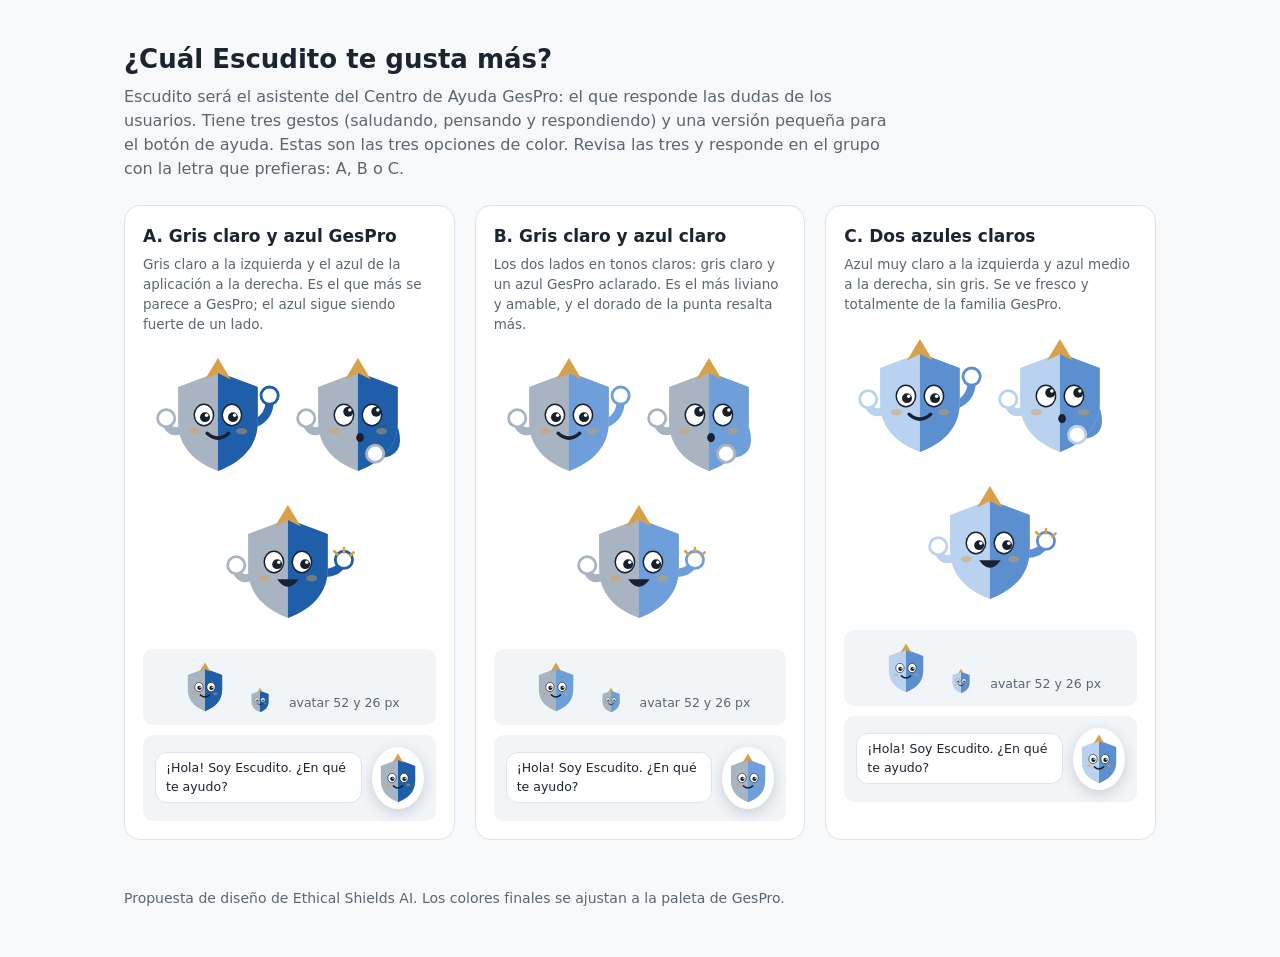
<file: colores-originales.html>
<!DOCTYPE html><html lang="es"><head><meta charset="utf-8"><meta name="viewport" content="width=device-width, initial-scale=1"><title>Elige a Escudito · Centro de Ayuda GesPro</title><style>:root{--teal:#2A7B83;--ink:#1B2430;--muted:#5B6672;--line:#DDE3E8;--bg:#F7F9FA;--light:#EEF2F4}
*{box-sizing:border-box}body{margin:0;font-family:system-ui,-apple-system,"Segoe UI",Roboto,Arial,sans-serif;color:var(--ink);background:var(--bg);line-height:1.5}
header{padding:40px 24px 8px;max-width:1080px;margin:0 auto}h1{font-size:26px;margin:0 0 6px}header p{color:var(--muted);margin:0;max-width:780px}
.source{display:flex;align-items:center;gap:16px;margin-top:20px;padding:14px 16px;background:#fff;border:1px solid var(--line);border-radius:12px;max-width:520px}.source img{height:64px}.source span{font-size:14px;color:var(--muted)}
main{max-width:1080px;margin:0 auto;padding:16px 24px 48px;display:grid;gap:20px}
.card{background:#fff;border:1px solid var(--line);border-radius:16px;padding:24px}.card h2{font-size:19px;margin:0 0 4px}
.tag{display:inline-block;font-size:12px;font-weight:600;color:var(--teal);background:#E3F1F2;border-radius:999px;padding:2px 10px;margin-left:8px;vertical-align:middle}
.idea{color:var(--muted);margin:0 0 18px;max-width:780px}
.row3{display:grid;grid-template-columns:repeat(3,minmax(0,1fr));gap:16px}.row2{display:grid;grid-template-columns:repeat(2,minmax(0,1fr));gap:16px;margin-top:16px}
.cell{border:1px solid var(--line);border-radius:12px;padding:16px;display:flex;flex-direction:column;align-items:center;justify-content:center;gap:10px;min-height:120px}
.cell.dark{background:#141B24;border-color:#141B24}.cell.dark .cap{color:#AAB4BE}.cap{font-size:12.5px;color:var(--muted);text-align:center}
.sizes{display:flex;align-items:flex-end;gap:20px}
.wave{animation:wave 1.8s ease-in-out infinite}@keyframes wave{0%,100%{transform:rotate(0)}25%{transform:rotate(-14deg)}50%{transform:rotate(6deg)}75%{transform:rotate(-10deg)}}
.glow{animation:glow 1.2s ease-in-out infinite;transform-origin:60px 12px}@keyframes glow{0%,100%{transform:translateY(0);opacity:1}50%{transform:translateY(-3px);opacity:.55}}
.blink .eyes{animation:blink 4.5s infinite;transform-origin:60px 56px}@keyframes blink{0%,94%,100%{transform:scaleY(1)}97%{transform:scaleY(.1)}}
.context{display:grid;grid-template-columns:1.2fr 1fr;gap:16px;margin-top:16px}
.page{position:relative;height:200px;border:1px solid var(--line);border-radius:12px;background:#fff;overflow:hidden}
.page .bar{height:34px;border-bottom:1px solid var(--line);display:flex;align-items:center;padding:0 12px;font-size:13px;font-weight:600;color:#1E3A5F}
.page .lines{padding:14px 12px;display:grid;gap:8px}.page .lines div{height:9px;border-radius:5px;background:var(--light)}
.fab{position:absolute;right:14px;bottom:12px;width:64px;height:64px;border-radius:50%;background:#fff;box-shadow:0 4px 14px rgba(20,30,45,.18);display:flex;align-items:center;justify-content:center}
.bubble{position:absolute;right:86px;bottom:34px;background:#fff;border:1px solid var(--line);border-radius:12px;padding:6px 10px;font-size:13px;box-shadow:0 2px 8px rgba(20,30,45,.08)}
.chat{border:1px solid var(--line);border-radius:12px;padding:12px;display:grid;gap:10px;align-content:start;font-size:13.5px}
.msg{display:flex;gap:8px;align-items:flex-start}.msg svg{flex:none}.msg .b{background:var(--light);border-radius:10px;padding:8px 10px}.msg.user{justify-content:flex-end}.msg.user .b{background:#E3F1F2}
footer{max-width:1080px;margin:0 auto;padding:0 24px 48px;color:var(--muted);font-size:14px}
@media (max-width:820px){.row3,.row2,.context{grid-template-columns:1fr}}

.vgrid{display:grid;grid-template-columns:repeat(3,minmax(0,1fr));gap:20px}
.vcard{background:#fff;border:1px solid #DDE3E8;border-radius:16px;padding:18px}
.vcard h2{font-size:17px;margin:0 0 4px}.vcard p{color:#5B6672;font-size:13.5px;margin:0 0 10px;min-height:62px}
.poses{display:flex;justify-content:center;flex-wrap:wrap;gap:0}
.av{display:flex;align-items:flex-end;justify-content:center;gap:16px;margin-top:10px;padding:12px;border-radius:10px;background:#F2F5F8}
.fabdemo{display:flex;align-items:center;justify-content:flex-end;gap:10px;margin-top:10px;padding:12px;border-radius:10px;background:#F2F5F8}
.fabdemo .b{background:#fff;border:1px solid #DEE4EA;border-radius:12px;padding:6px 10px;font-size:12.5px}
.fabdemo .f{width:62px;height:62px;border-radius:50%;background:#fff;box-shadow:0 4px 14px rgba(20,30,45,.18);display:flex;align-items:center;justify-content:center}
@media (max-width:900px){.vgrid{grid-template-columns:1fr}}</style></head><body>
<header><h1>¿Cuál Escudito te gusta más?</h1><p>Escudito será el asistente del Centro de Ayuda GesPro: el que responde las dudas de los usuarios. Tiene tres gestos (saludando, pensando y respondiendo) y una versión pequeña para el botón de ayuda. Estas son las tres opciones de color. Revisa las tres y responde en el grupo con la letra que prefieras: A, B o C.</p></header>
<main><div class="vgrid"><div class="vcard"><h2>A. Gris claro y azul GesPro</h2><p>Gris claro a la izquierda y el azul de la aplicación a la derecha. Es el que más se parece a GesPro; el azul sigue siendo fuerte de un lado.</p><div class="poses"><div class="blink"><svg width="140" height="140" viewBox="-4 -2 130 116" role="img" aria-label="Asistente GesPro"><path d="M26 70 Q15 74 12 63" stroke="#A9B4C2" stroke-width="7.5" fill="none" stroke-linecap="round"/><circle cx="12" cy="59" r="8" fill="#FFFFFF" stroke="#A9B4C2" stroke-width="2.6"/><g class="wave" style="transform-origin:94px 64px"><path d="M94 64 Q108 58 108 43" stroke="#1F5FAA" stroke-width="7.5" fill="none" stroke-linecap="round"/><circle cx="108" cy="38" r="8" fill="#FFFFFF" stroke="#1F5FAA" stroke-width="2.6"/></g><path d="M60 16 L97 30 V62 C97 86 81 100 60 108 C39 100 23 86 23 62 V30 Z" fill="#A9B4C2"/><path d="M60 16 L97 30 V62 C97 86 81 100 60 108 Z" fill="#1F5FAA"/><polygon class="crest " points="60,3 72,23 60,17 48,23" fill="#D9A04A"/><g class="eyes"><ellipse cx="47" cy="56" rx="9" ry="10" fill="#FFFFFF" stroke="#1A2033" stroke-width="1.4"/><ellipse cx="73" cy="56" rx="9" ry="10" fill="#FFFFFF" stroke="#1A2033" stroke-width="1.4"/><circle cx="48" cy="58" r="4.6" fill="#16202B"/><circle cx="74" cy="58" r="4.6" fill="#16202B"/><circle cx="49.5" cy="56.3" r="1.6" fill="#fff"/><circle cx="75.5" cy="56.3" r="1.6" fill="#fff"/></g><ellipse cx="38" cy="71" rx="5" ry="3" fill="#D9A04A" opacity=".45"/><ellipse cx="82" cy="71" rx="5" ry="3" fill="#D9A04A" opacity=".45"/><path d="M50 73 Q60 82 70 73" stroke="#1A2033" stroke-width="3.2" fill="none" stroke-linecap="round"/></svg></div><div class="blink"><svg width="140" height="140" viewBox="-4 -2 130 116" role="img" aria-label="Asistente GesPro"><path d="M26 70 Q15 74 12 63" stroke="#A9B4C2" stroke-width="7.5" fill="none" stroke-linecap="round"/><circle cx="12" cy="59" r="8" fill="#FFFFFF" stroke="#A9B4C2" stroke-width="2.6"/><path d="M94 70 Q100 92 80 92" stroke="#1F5FAA" stroke-width="7.5" fill="none" stroke-linecap="round"/><path d="M60 16 L97 30 V62 C97 86 81 100 60 108 C39 100 23 86 23 62 V30 Z" fill="#A9B4C2"/><path d="M60 16 L97 30 V62 C97 86 81 100 60 108 Z" fill="#1F5FAA"/><polygon class="crest glow" points="60,3 72,23 60,17 48,23" fill="#D9A04A"/><g class="eyes"><ellipse cx="47" cy="56" rx="9" ry="10" fill="#FFFFFF" stroke="#1A2033" stroke-width="1.4"/><ellipse cx="73" cy="56" rx="9" ry="10" fill="#FFFFFF" stroke="#1A2033" stroke-width="1.4"/><circle cx="51" cy="53" r="4.6" fill="#16202B"/><circle cx="77" cy="53" r="4.6" fill="#16202B"/><circle cx="52.5" cy="51.3" r="1.6" fill="#fff"/><circle cx="78.5" cy="51.3" r="1.6" fill="#fff"/></g><ellipse cx="38" cy="71" rx="5" ry="3" fill="#D9A04A" opacity=".45"/><ellipse cx="82" cy="71" rx="5" ry="3" fill="#D9A04A" opacity=".45"/><ellipse cx="62" cy="77" rx="3.6" ry="4.2" fill="#1A2033"/><circle cx="76" cy="92" r="8" fill="#FFFFFF" stroke="#A9B4C2" stroke-width="2.6"/></svg></div><div class="blink"><svg width="140" height="140" viewBox="-4 -2 130 116" role="img" aria-label="Asistente GesPro"><path d="M26 70 Q15 74 12 63" stroke="#A9B4C2" stroke-width="7.5" fill="none" stroke-linecap="round"/><circle cx="12" cy="59" r="8" fill="#FFFFFF" stroke="#A9B4C2" stroke-width="2.6"/><path d="M94 66 Q106 66 110 58" stroke="#1F5FAA" stroke-width="7.5" fill="none" stroke-linecap="round"/><circle cx="112" cy="54" r="8" fill="#FFFFFF" stroke="#1F5FAA" stroke-width="2.6"/><path d="M112 47 V43" stroke="#D9A04A" stroke-width="2.4" stroke-linecap="round"/><path d="M118 50 L121 47" stroke="#D9A04A" stroke-width="2.4" stroke-linecap="round"/><path d="M106 49 L103 46" stroke="#D9A04A" stroke-width="2.4" stroke-linecap="round"/><path d="M60 16 L97 30 V62 C97 86 81 100 60 108 C39 100 23 86 23 62 V30 Z" fill="#A9B4C2"/><path d="M60 16 L97 30 V62 C97 86 81 100 60 108 Z" fill="#1F5FAA"/><polygon class="crest " points="60,3 72,23 60,17 48,23" fill="#D9A04A"/><g class="eyes"><ellipse cx="47" cy="56" rx="9" ry="10" fill="#FFFFFF" stroke="#1A2033" stroke-width="1.4"/><ellipse cx="73" cy="56" rx="9" ry="10" fill="#FFFFFF" stroke="#1A2033" stroke-width="1.4"/><circle cx="50" cy="58" r="4.6" fill="#16202B"/><circle cx="76" cy="58" r="4.6" fill="#16202B"/><circle cx="51.5" cy="56.3" r="1.6" fill="#fff"/><circle cx="77.5" cy="56.3" r="1.6" fill="#fff"/></g><ellipse cx="38" cy="71" rx="5" ry="3" fill="#D9A04A" opacity=".45"/><ellipse cx="82" cy="71" rx="5" ry="3" fill="#D9A04A" opacity=".45"/><path d="M50 72 Q60 86 70 72 Z" fill="#1A2033"/></svg></div></div>
<div class="av"><svg width="52" height="52" viewBox="18 0 84 112" role="img" aria-label="Asistente GesPro"><path d="M60 16 L97 30 V62 C97 86 81 100 60 108 C39 100 23 86 23 62 V30 Z" fill="#A9B4C2"/><path d="M60 16 L97 30 V62 C97 86 81 100 60 108 Z" fill="#1F5FAA"/><polygon class="crest " points="60,3 72,23 60,17 48,23" fill="#D9A04A"/><g class="eyes"><ellipse cx="47" cy="56" rx="9" ry="10" fill="#FFFFFF" stroke="#1A2033" stroke-width="1.4"/><ellipse cx="73" cy="56" rx="9" ry="10" fill="#FFFFFF" stroke="#1A2033" stroke-width="1.4"/><circle cx="48" cy="58" r="4.6" fill="#16202B"/><circle cx="74" cy="58" r="4.6" fill="#16202B"/><circle cx="49.5" cy="56.3" r="1.6" fill="#fff"/><circle cx="75.5" cy="56.3" r="1.6" fill="#fff"/></g><ellipse cx="38" cy="71" rx="5" ry="3" fill="#D9A04A" opacity=".45"/><ellipse cx="82" cy="71" rx="5" ry="3" fill="#D9A04A" opacity=".45"/><path d="M50 73 Q60 82 70 73" stroke="#1A2033" stroke-width="3.2" fill="none" stroke-linecap="round"/></svg><svg width="26" height="26" viewBox="18 0 84 112" role="img" aria-label="Asistente GesPro"><path d="M60 16 L97 30 V62 C97 86 81 100 60 108 C39 100 23 86 23 62 V30 Z" fill="#A9B4C2"/><path d="M60 16 L97 30 V62 C97 86 81 100 60 108 Z" fill="#1F5FAA"/><polygon class="crest " points="60,3 72,23 60,17 48,23" fill="#D9A04A"/><g class="eyes"><ellipse cx="47" cy="56" rx="9" ry="10" fill="#FFFFFF" stroke="#1A2033" stroke-width="1.4"/><ellipse cx="73" cy="56" rx="9" ry="10" fill="#FFFFFF" stroke="#1A2033" stroke-width="1.4"/><circle cx="48" cy="58" r="4.6" fill="#16202B"/><circle cx="74" cy="58" r="4.6" fill="#16202B"/><circle cx="49.5" cy="56.3" r="1.6" fill="#fff"/><circle cx="75.5" cy="56.3" r="1.6" fill="#fff"/></g><ellipse cx="38" cy="71" rx="5" ry="3" fill="#D9A04A" opacity=".45"/><ellipse cx="82" cy="71" rx="5" ry="3" fill="#D9A04A" opacity=".45"/><path d="M50 73 Q60 82 70 73" stroke="#1A2033" stroke-width="3.2" fill="none" stroke-linecap="round"/></svg><span class="cap">avatar 52 y 26 px</span></div>
<div class="fabdemo"><span class="b">¡Hola! Soy Escudito. ¿En qué te ayudo?</span><span class="f"><svg width="52" height="52" viewBox="18 0 84 112" role="img" aria-label="Asistente GesPro"><path d="M60 16 L97 30 V62 C97 86 81 100 60 108 C39 100 23 86 23 62 V30 Z" fill="#A9B4C2"/><path d="M60 16 L97 30 V62 C97 86 81 100 60 108 Z" fill="#1F5FAA"/><polygon class="crest " points="60,3 72,23 60,17 48,23" fill="#D9A04A"/><g class="eyes"><ellipse cx="47" cy="56" rx="9" ry="10" fill="#FFFFFF" stroke="#1A2033" stroke-width="1.4"/><ellipse cx="73" cy="56" rx="9" ry="10" fill="#FFFFFF" stroke="#1A2033" stroke-width="1.4"/><circle cx="48" cy="58" r="4.6" fill="#16202B"/><circle cx="74" cy="58" r="4.6" fill="#16202B"/><circle cx="49.5" cy="56.3" r="1.6" fill="#fff"/><circle cx="75.5" cy="56.3" r="1.6" fill="#fff"/></g><ellipse cx="38" cy="71" rx="5" ry="3" fill="#D9A04A" opacity=".45"/><ellipse cx="82" cy="71" rx="5" ry="3" fill="#D9A04A" opacity=".45"/><path d="M50 73 Q60 82 70 73" stroke="#1A2033" stroke-width="3.2" fill="none" stroke-linecap="round"/></svg></span></div></div><div class="vcard"><h2>B. Gris claro y azul claro</h2><p>Los dos lados en tonos claros: gris claro y un azul GesPro aclarado. Es el más liviano y amable, y el dorado de la punta resalta más.</p><div class="poses"><div class="blink"><svg width="140" height="140" viewBox="-4 -2 130 116" role="img" aria-label="Asistente GesPro"><path d="M26 70 Q15 74 12 63" stroke="#A9B4C2" stroke-width="7.5" fill="none" stroke-linecap="round"/><circle cx="12" cy="59" r="8" fill="#FFFFFF" stroke="#A9B4C2" stroke-width="2.6"/><g class="wave" style="transform-origin:94px 64px"><path d="M94 64 Q108 58 108 43" stroke="#6E9FDB" stroke-width="7.5" fill="none" stroke-linecap="round"/><circle cx="108" cy="38" r="8" fill="#FFFFFF" stroke="#6E9FDB" stroke-width="2.6"/></g><path d="M60 16 L97 30 V62 C97 86 81 100 60 108 C39 100 23 86 23 62 V30 Z" fill="#A9B4C2"/><path d="M60 16 L97 30 V62 C97 86 81 100 60 108 Z" fill="#6E9FDB"/><polygon class="crest " points="60,3 72,23 60,17 48,23" fill="#D9A04A"/><g class="eyes"><ellipse cx="47" cy="56" rx="9" ry="10" fill="#FFFFFF" stroke="#1A2033" stroke-width="1.4"/><ellipse cx="73" cy="56" rx="9" ry="10" fill="#FFFFFF" stroke="#1A2033" stroke-width="1.4"/><circle cx="48" cy="58" r="4.6" fill="#16202B"/><circle cx="74" cy="58" r="4.6" fill="#16202B"/><circle cx="49.5" cy="56.3" r="1.6" fill="#fff"/><circle cx="75.5" cy="56.3" r="1.6" fill="#fff"/></g><ellipse cx="38" cy="71" rx="5" ry="3" fill="#D9A04A" opacity=".45"/><ellipse cx="82" cy="71" rx="5" ry="3" fill="#D9A04A" opacity=".45"/><path d="M50 73 Q60 82 70 73" stroke="#1A2033" stroke-width="3.2" fill="none" stroke-linecap="round"/></svg></div><div class="blink"><svg width="140" height="140" viewBox="-4 -2 130 116" role="img" aria-label="Asistente GesPro"><path d="M26 70 Q15 74 12 63" stroke="#A9B4C2" stroke-width="7.5" fill="none" stroke-linecap="round"/><circle cx="12" cy="59" r="8" fill="#FFFFFF" stroke="#A9B4C2" stroke-width="2.6"/><path d="M94 70 Q100 92 80 92" stroke="#6E9FDB" stroke-width="7.5" fill="none" stroke-linecap="round"/><path d="M60 16 L97 30 V62 C97 86 81 100 60 108 C39 100 23 86 23 62 V30 Z" fill="#A9B4C2"/><path d="M60 16 L97 30 V62 C97 86 81 100 60 108 Z" fill="#6E9FDB"/><polygon class="crest glow" points="60,3 72,23 60,17 48,23" fill="#D9A04A"/><g class="eyes"><ellipse cx="47" cy="56" rx="9" ry="10" fill="#FFFFFF" stroke="#1A2033" stroke-width="1.4"/><ellipse cx="73" cy="56" rx="9" ry="10" fill="#FFFFFF" stroke="#1A2033" stroke-width="1.4"/><circle cx="51" cy="53" r="4.6" fill="#16202B"/><circle cx="77" cy="53" r="4.6" fill="#16202B"/><circle cx="52.5" cy="51.3" r="1.6" fill="#fff"/><circle cx="78.5" cy="51.3" r="1.6" fill="#fff"/></g><ellipse cx="38" cy="71" rx="5" ry="3" fill="#D9A04A" opacity=".45"/><ellipse cx="82" cy="71" rx="5" ry="3" fill="#D9A04A" opacity=".45"/><ellipse cx="62" cy="77" rx="3.6" ry="4.2" fill="#1A2033"/><circle cx="76" cy="92" r="8" fill="#FFFFFF" stroke="#A9B4C2" stroke-width="2.6"/></svg></div><div class="blink"><svg width="140" height="140" viewBox="-4 -2 130 116" role="img" aria-label="Asistente GesPro"><path d="M26 70 Q15 74 12 63" stroke="#A9B4C2" stroke-width="7.5" fill="none" stroke-linecap="round"/><circle cx="12" cy="59" r="8" fill="#FFFFFF" stroke="#A9B4C2" stroke-width="2.6"/><path d="M94 66 Q106 66 110 58" stroke="#6E9FDB" stroke-width="7.5" fill="none" stroke-linecap="round"/><circle cx="112" cy="54" r="8" fill="#FFFFFF" stroke="#6E9FDB" stroke-width="2.6"/><path d="M112 47 V43" stroke="#D9A04A" stroke-width="2.4" stroke-linecap="round"/><path d="M118 50 L121 47" stroke="#D9A04A" stroke-width="2.4" stroke-linecap="round"/><path d="M106 49 L103 46" stroke="#D9A04A" stroke-width="2.4" stroke-linecap="round"/><path d="M60 16 L97 30 V62 C97 86 81 100 60 108 C39 100 23 86 23 62 V30 Z" fill="#A9B4C2"/><path d="M60 16 L97 30 V62 C97 86 81 100 60 108 Z" fill="#6E9FDB"/><polygon class="crest " points="60,3 72,23 60,17 48,23" fill="#D9A04A"/><g class="eyes"><ellipse cx="47" cy="56" rx="9" ry="10" fill="#FFFFFF" stroke="#1A2033" stroke-width="1.4"/><ellipse cx="73" cy="56" rx="9" ry="10" fill="#FFFFFF" stroke="#1A2033" stroke-width="1.4"/><circle cx="50" cy="58" r="4.6" fill="#16202B"/><circle cx="76" cy="58" r="4.6" fill="#16202B"/><circle cx="51.5" cy="56.3" r="1.6" fill="#fff"/><circle cx="77.5" cy="56.3" r="1.6" fill="#fff"/></g><ellipse cx="38" cy="71" rx="5" ry="3" fill="#D9A04A" opacity=".45"/><ellipse cx="82" cy="71" rx="5" ry="3" fill="#D9A04A" opacity=".45"/><path d="M50 72 Q60 86 70 72 Z" fill="#1A2033"/></svg></div></div>
<div class="av"><svg width="52" height="52" viewBox="18 0 84 112" role="img" aria-label="Asistente GesPro"><path d="M60 16 L97 30 V62 C97 86 81 100 60 108 C39 100 23 86 23 62 V30 Z" fill="#A9B4C2"/><path d="M60 16 L97 30 V62 C97 86 81 100 60 108 Z" fill="#6E9FDB"/><polygon class="crest " points="60,3 72,23 60,17 48,23" fill="#D9A04A"/><g class="eyes"><ellipse cx="47" cy="56" rx="9" ry="10" fill="#FFFFFF" stroke="#1A2033" stroke-width="1.4"/><ellipse cx="73" cy="56" rx="9" ry="10" fill="#FFFFFF" stroke="#1A2033" stroke-width="1.4"/><circle cx="48" cy="58" r="4.6" fill="#16202B"/><circle cx="74" cy="58" r="4.6" fill="#16202B"/><circle cx="49.5" cy="56.3" r="1.6" fill="#fff"/><circle cx="75.5" cy="56.3" r="1.6" fill="#fff"/></g><ellipse cx="38" cy="71" rx="5" ry="3" fill="#D9A04A" opacity=".45"/><ellipse cx="82" cy="71" rx="5" ry="3" fill="#D9A04A" opacity=".45"/><path d="M50 73 Q60 82 70 73" stroke="#1A2033" stroke-width="3.2" fill="none" stroke-linecap="round"/></svg><svg width="26" height="26" viewBox="18 0 84 112" role="img" aria-label="Asistente GesPro"><path d="M60 16 L97 30 V62 C97 86 81 100 60 108 C39 100 23 86 23 62 V30 Z" fill="#A9B4C2"/><path d="M60 16 L97 30 V62 C97 86 81 100 60 108 Z" fill="#6E9FDB"/><polygon class="crest " points="60,3 72,23 60,17 48,23" fill="#D9A04A"/><g class="eyes"><ellipse cx="47" cy="56" rx="9" ry="10" fill="#FFFFFF" stroke="#1A2033" stroke-width="1.4"/><ellipse cx="73" cy="56" rx="9" ry="10" fill="#FFFFFF" stroke="#1A2033" stroke-width="1.4"/><circle cx="48" cy="58" r="4.6" fill="#16202B"/><circle cx="74" cy="58" r="4.6" fill="#16202B"/><circle cx="49.5" cy="56.3" r="1.6" fill="#fff"/><circle cx="75.5" cy="56.3" r="1.6" fill="#fff"/></g><ellipse cx="38" cy="71" rx="5" ry="3" fill="#D9A04A" opacity=".45"/><ellipse cx="82" cy="71" rx="5" ry="3" fill="#D9A04A" opacity=".45"/><path d="M50 73 Q60 82 70 73" stroke="#1A2033" stroke-width="3.2" fill="none" stroke-linecap="round"/></svg><span class="cap">avatar 52 y 26 px</span></div>
<div class="fabdemo"><span class="b">¡Hola! Soy Escudito. ¿En qué te ayudo?</span><span class="f"><svg width="52" height="52" viewBox="18 0 84 112" role="img" aria-label="Asistente GesPro"><path d="M60 16 L97 30 V62 C97 86 81 100 60 108 C39 100 23 86 23 62 V30 Z" fill="#A9B4C2"/><path d="M60 16 L97 30 V62 C97 86 81 100 60 108 Z" fill="#6E9FDB"/><polygon class="crest " points="60,3 72,23 60,17 48,23" fill="#D9A04A"/><g class="eyes"><ellipse cx="47" cy="56" rx="9" ry="10" fill="#FFFFFF" stroke="#1A2033" stroke-width="1.4"/><ellipse cx="73" cy="56" rx="9" ry="10" fill="#FFFFFF" stroke="#1A2033" stroke-width="1.4"/><circle cx="48" cy="58" r="4.6" fill="#16202B"/><circle cx="74" cy="58" r="4.6" fill="#16202B"/><circle cx="49.5" cy="56.3" r="1.6" fill="#fff"/><circle cx="75.5" cy="56.3" r="1.6" fill="#fff"/></g><ellipse cx="38" cy="71" rx="5" ry="3" fill="#D9A04A" opacity=".45"/><ellipse cx="82" cy="71" rx="5" ry="3" fill="#D9A04A" opacity=".45"/><path d="M50 73 Q60 82 70 73" stroke="#1A2033" stroke-width="3.2" fill="none" stroke-linecap="round"/></svg></span></div></div><div class="vcard"><h2>C. Dos azules claros</h2><p>Azul muy claro a la izquierda y azul medio a la derecha, sin gris. Se ve fresco y totalmente de la familia GesPro.</p><div class="poses"><div class="blink"><svg width="140" height="140" viewBox="-4 -2 130 116" role="img" aria-label="Asistente GesPro"><path d="M26 70 Q15 74 12 63" stroke="#B9D2F0" stroke-width="7.5" fill="none" stroke-linecap="round"/><circle cx="12" cy="59" r="8" fill="#FFFFFF" stroke="#B9D2F0" stroke-width="2.6"/><g class="wave" style="transform-origin:94px 64px"><path d="M94 64 Q108 58 108 43" stroke="#5B8FD0" stroke-width="7.5" fill="none" stroke-linecap="round"/><circle cx="108" cy="38" r="8" fill="#FFFFFF" stroke="#5B8FD0" stroke-width="2.6"/></g><path d="M60 16 L97 30 V62 C97 86 81 100 60 108 C39 100 23 86 23 62 V30 Z" fill="#B9D2F0"/><path d="M60 16 L97 30 V62 C97 86 81 100 60 108 Z" fill="#5B8FD0"/><polygon class="crest " points="60,3 72,23 60,17 48,23" fill="#D9A04A"/><g class="eyes"><ellipse cx="47" cy="56" rx="9" ry="10" fill="#FFFFFF" stroke="#1A2033" stroke-width="1.4"/><ellipse cx="73" cy="56" rx="9" ry="10" fill="#FFFFFF" stroke="#1A2033" stroke-width="1.4"/><circle cx="48" cy="58" r="4.6" fill="#16202B"/><circle cx="74" cy="58" r="4.6" fill="#16202B"/><circle cx="49.5" cy="56.3" r="1.6" fill="#fff"/><circle cx="75.5" cy="56.3" r="1.6" fill="#fff"/></g><ellipse cx="38" cy="71" rx="5" ry="3" fill="#D9A04A" opacity=".45"/><ellipse cx="82" cy="71" rx="5" ry="3" fill="#D9A04A" opacity=".45"/><path d="M50 73 Q60 82 70 73" stroke="#1A2033" stroke-width="3.2" fill="none" stroke-linecap="round"/></svg></div><div class="blink"><svg width="140" height="140" viewBox="-4 -2 130 116" role="img" aria-label="Asistente GesPro"><path d="M26 70 Q15 74 12 63" stroke="#B9D2F0" stroke-width="7.5" fill="none" stroke-linecap="round"/><circle cx="12" cy="59" r="8" fill="#FFFFFF" stroke="#B9D2F0" stroke-width="2.6"/><path d="M94 70 Q100 92 80 92" stroke="#5B8FD0" stroke-width="7.5" fill="none" stroke-linecap="round"/><path d="M60 16 L97 30 V62 C97 86 81 100 60 108 C39 100 23 86 23 62 V30 Z" fill="#B9D2F0"/><path d="M60 16 L97 30 V62 C97 86 81 100 60 108 Z" fill="#5B8FD0"/><polygon class="crest glow" points="60,3 72,23 60,17 48,23" fill="#D9A04A"/><g class="eyes"><ellipse cx="47" cy="56" rx="9" ry="10" fill="#FFFFFF" stroke="#1A2033" stroke-width="1.4"/><ellipse cx="73" cy="56" rx="9" ry="10" fill="#FFFFFF" stroke="#1A2033" stroke-width="1.4"/><circle cx="51" cy="53" r="4.6" fill="#16202B"/><circle cx="77" cy="53" r="4.6" fill="#16202B"/><circle cx="52.5" cy="51.3" r="1.6" fill="#fff"/><circle cx="78.5" cy="51.3" r="1.6" fill="#fff"/></g><ellipse cx="38" cy="71" rx="5" ry="3" fill="#D9A04A" opacity=".45"/><ellipse cx="82" cy="71" rx="5" ry="3" fill="#D9A04A" opacity=".45"/><ellipse cx="62" cy="77" rx="3.6" ry="4.2" fill="#1A2033"/><circle cx="76" cy="92" r="8" fill="#FFFFFF" stroke="#B9D2F0" stroke-width="2.6"/></svg></div><div class="blink"><svg width="140" height="140" viewBox="-4 -2 130 116" role="img" aria-label="Asistente GesPro"><path d="M26 70 Q15 74 12 63" stroke="#B9D2F0" stroke-width="7.5" fill="none" stroke-linecap="round"/><circle cx="12" cy="59" r="8" fill="#FFFFFF" stroke="#B9D2F0" stroke-width="2.6"/><path d="M94 66 Q106 66 110 58" stroke="#5B8FD0" stroke-width="7.5" fill="none" stroke-linecap="round"/><circle cx="112" cy="54" r="8" fill="#FFFFFF" stroke="#5B8FD0" stroke-width="2.6"/><path d="M112 47 V43" stroke="#D9A04A" stroke-width="2.4" stroke-linecap="round"/><path d="M118 50 L121 47" stroke="#D9A04A" stroke-width="2.4" stroke-linecap="round"/><path d="M106 49 L103 46" stroke="#D9A04A" stroke-width="2.4" stroke-linecap="round"/><path d="M60 16 L97 30 V62 C97 86 81 100 60 108 C39 100 23 86 23 62 V30 Z" fill="#B9D2F0"/><path d="M60 16 L97 30 V62 C97 86 81 100 60 108 Z" fill="#5B8FD0"/><polygon class="crest " points="60,3 72,23 60,17 48,23" fill="#D9A04A"/><g class="eyes"><ellipse cx="47" cy="56" rx="9" ry="10" fill="#FFFFFF" stroke="#1A2033" stroke-width="1.4"/><ellipse cx="73" cy="56" rx="9" ry="10" fill="#FFFFFF" stroke="#1A2033" stroke-width="1.4"/><circle cx="50" cy="58" r="4.6" fill="#16202B"/><circle cx="76" cy="58" r="4.6" fill="#16202B"/><circle cx="51.5" cy="56.3" r="1.6" fill="#fff"/><circle cx="77.5" cy="56.3" r="1.6" fill="#fff"/></g><ellipse cx="38" cy="71" rx="5" ry="3" fill="#D9A04A" opacity=".45"/><ellipse cx="82" cy="71" rx="5" ry="3" fill="#D9A04A" opacity=".45"/><path d="M50 72 Q60 86 70 72 Z" fill="#1A2033"/></svg></div></div>
<div class="av"><svg width="52" height="52" viewBox="18 0 84 112" role="img" aria-label="Asistente GesPro"><path d="M60 16 L97 30 V62 C97 86 81 100 60 108 C39 100 23 86 23 62 V30 Z" fill="#B9D2F0"/><path d="M60 16 L97 30 V62 C97 86 81 100 60 108 Z" fill="#5B8FD0"/><polygon class="crest " points="60,3 72,23 60,17 48,23" fill="#D9A04A"/><g class="eyes"><ellipse cx="47" cy="56" rx="9" ry="10" fill="#FFFFFF" stroke="#1A2033" stroke-width="1.4"/><ellipse cx="73" cy="56" rx="9" ry="10" fill="#FFFFFF" stroke="#1A2033" stroke-width="1.4"/><circle cx="48" cy="58" r="4.6" fill="#16202B"/><circle cx="74" cy="58" r="4.6" fill="#16202B"/><circle cx="49.5" cy="56.3" r="1.6" fill="#fff"/><circle cx="75.5" cy="56.3" r="1.6" fill="#fff"/></g><ellipse cx="38" cy="71" rx="5" ry="3" fill="#D9A04A" opacity=".45"/><ellipse cx="82" cy="71" rx="5" ry="3" fill="#D9A04A" opacity=".45"/><path d="M50 73 Q60 82 70 73" stroke="#1A2033" stroke-width="3.2" fill="none" stroke-linecap="round"/></svg><svg width="26" height="26" viewBox="18 0 84 112" role="img" aria-label="Asistente GesPro"><path d="M60 16 L97 30 V62 C97 86 81 100 60 108 C39 100 23 86 23 62 V30 Z" fill="#B9D2F0"/><path d="M60 16 L97 30 V62 C97 86 81 100 60 108 Z" fill="#5B8FD0"/><polygon class="crest " points="60,3 72,23 60,17 48,23" fill="#D9A04A"/><g class="eyes"><ellipse cx="47" cy="56" rx="9" ry="10" fill="#FFFFFF" stroke="#1A2033" stroke-width="1.4"/><ellipse cx="73" cy="56" rx="9" ry="10" fill="#FFFFFF" stroke="#1A2033" stroke-width="1.4"/><circle cx="48" cy="58" r="4.6" fill="#16202B"/><circle cx="74" cy="58" r="4.6" fill="#16202B"/><circle cx="49.5" cy="56.3" r="1.6" fill="#fff"/><circle cx="75.5" cy="56.3" r="1.6" fill="#fff"/></g><ellipse cx="38" cy="71" rx="5" ry="3" fill="#D9A04A" opacity=".45"/><ellipse cx="82" cy="71" rx="5" ry="3" fill="#D9A04A" opacity=".45"/><path d="M50 73 Q60 82 70 73" stroke="#1A2033" stroke-width="3.2" fill="none" stroke-linecap="round"/></svg><span class="cap">avatar 52 y 26 px</span></div>
<div class="fabdemo"><span class="b">¡Hola! Soy Escudito. ¿En qué te ayudo?</span><span class="f"><svg width="52" height="52" viewBox="18 0 84 112" role="img" aria-label="Asistente GesPro"><path d="M60 16 L97 30 V62 C97 86 81 100 60 108 C39 100 23 86 23 62 V30 Z" fill="#B9D2F0"/><path d="M60 16 L97 30 V62 C97 86 81 100 60 108 Z" fill="#5B8FD0"/><polygon class="crest " points="60,3 72,23 60,17 48,23" fill="#D9A04A"/><g class="eyes"><ellipse cx="47" cy="56" rx="9" ry="10" fill="#FFFFFF" stroke="#1A2033" stroke-width="1.4"/><ellipse cx="73" cy="56" rx="9" ry="10" fill="#FFFFFF" stroke="#1A2033" stroke-width="1.4"/><circle cx="48" cy="58" r="4.6" fill="#16202B"/><circle cx="74" cy="58" r="4.6" fill="#16202B"/><circle cx="49.5" cy="56.3" r="1.6" fill="#fff"/><circle cx="75.5" cy="56.3" r="1.6" fill="#fff"/></g><ellipse cx="38" cy="71" rx="5" ry="3" fill="#D9A04A" opacity=".45"/><ellipse cx="82" cy="71" rx="5" ry="3" fill="#D9A04A" opacity=".45"/><path d="M50 73 Q60 82 70 73" stroke="#1A2033" stroke-width="3.2" fill="none" stroke-linecap="round"/></svg></span></div></div></div></main><footer>Propuesta de diseño de Ethical Shields AI. Los colores finales se ajustan a la paleta de GesPro.</footer></body></html>
</file>
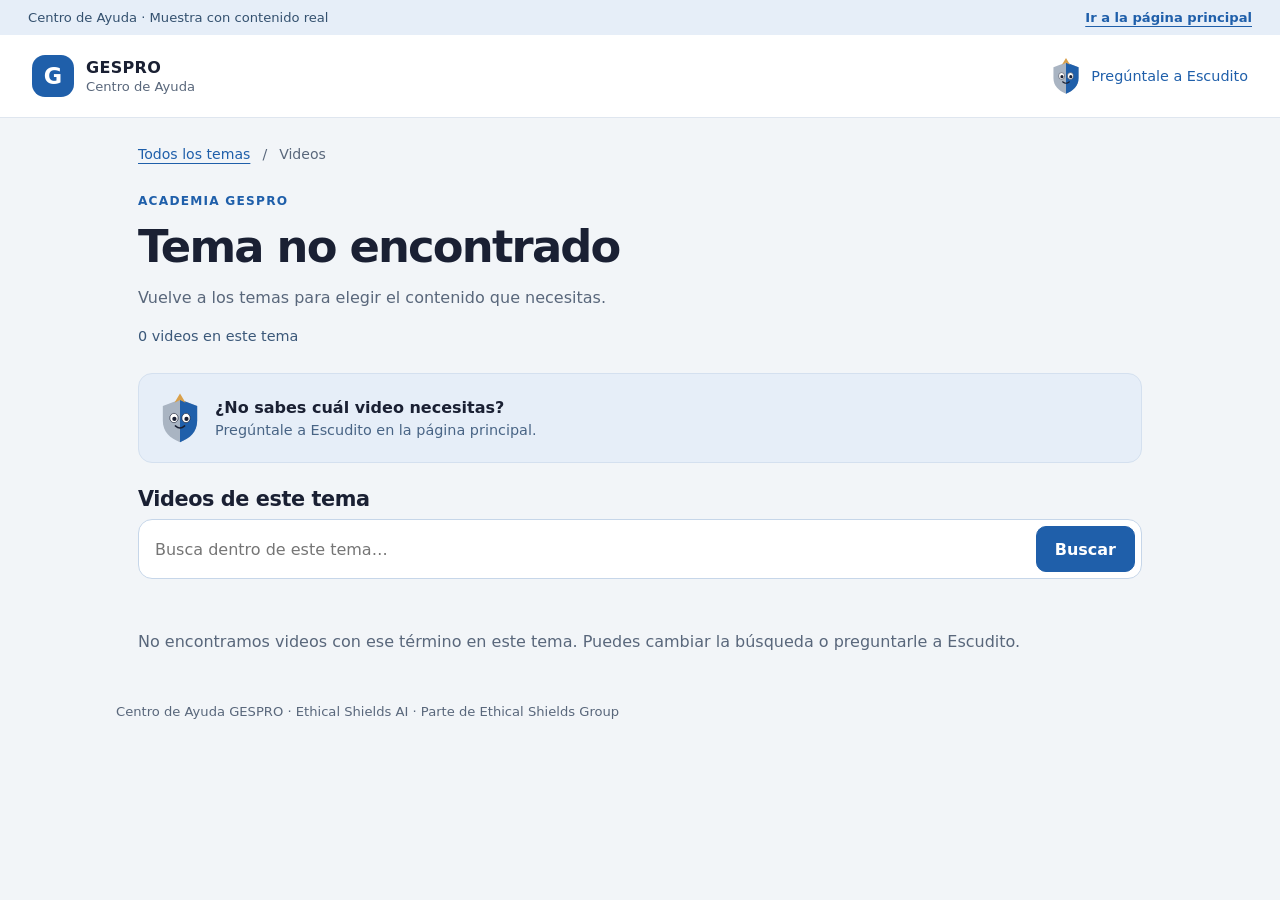
<file: videos-tema.html>
<!doctype html><html lang="es"><head><meta charset="utf-8"><meta name="viewport" content="width=device-width,initial-scale=1"><title>Videos por tema · GESPRO</title><link rel="stylesheet" href="assets/propuestas.css"><link rel="stylesheet" href="assets/centro-demo.css?v=contenido-real-1"><link rel="stylesheet" href="assets/contenido-real.css?v=temas-1"><link rel="stylesheet" href="assets/temas.css?v=1"><link rel="stylesheet" href="assets/reproductor.css?v=1"></head><body>
<div class="demo-banner"><span>Centro de Ayuda · Muestra con contenido real</span><a href="centro-ayuda-demo.html">Ir a la página principal</a></div>
<header class="help-header"><a class="brand" href="centro-ayuda-demo.html"><span class="brand-mark">G</span><span>GESPRO <small>Centro de Ayuda</small></span></a><a id="header-escudito" class="escudito-shortcut" href="centro-ayuda-demo.html?preguntar=1#assistant-title"><span class="escudito-icon" aria-hidden="true"></span><span>Pregúntale a Escudito</span></a></header>
<main class="topic-page"><nav aria-label="Ruta de navegación" class="topic-breadcrumb"><a id="back-topics" href="centro-ayuda-demo.html#videos">Todos los temas</a><span aria-hidden="true">/</span><span id="breadcrumb-topic">Videos</span></nav>
<section class="topic-intro"><span id="topic-source" class="eyebrow">ACADEMIA GESPRO</span><h1 id="topic-title">Videos del tema</h1><p id="topic-description"></p><p id="topic-total" class="topic-total"></p></section>
<a id="ask-escudito" class="topic-assistant-link" href="centro-ayuda-demo.html?preguntar=1#assistant-title"><span class="escudito-icon" aria-hidden="true"></span><span><strong>¿No sabes cuál video necesitas?</strong><span>Pregúntale a Escudito en la página principal.</span></span></a>
<section id="player-section" class="inline-player-section" aria-labelledby="player-title" hidden><div class="player-heading"><div><span class="eyebrow">REPRODUCE AQUÍ</span><h2 id="player-title" tabindex="-1"></h2><p id="player-description"></p></div><a id="player-escudito" class="player-help" href="centro-ayuda-demo.html?preguntar=1"><span class="escudito-icon" aria-hidden="true"></span><span>Preguntar sobre este video</span></a></div><div class="video-stage"><video id="topic-video" controls playsinline preload="metadata" hidden></video><iframe id="drive-player" src="about:blank" title="Reproductor del tutorial" allow="autoplay; fullscreen; picture-in-picture" allowfullscreen hidden></iframe></div><p id="drive-note" class="player-note" hidden>Este reproductor usa los permisos de acceso del video en Drive.</p><p id="player-message" class="player-error" role="status"></p><p id="selection-status" class="sr-only" role="status" aria-live="polite"></p></section><h2 class="player-list-heading">Videos de este tema</h2>
<form id="topic-search-form" class="search" role="search"><label for="topic-search" class="sr-only">Buscar dentro de este tema</label><input id="topic-search" type="search" placeholder="Busca dentro de este tema…"><button class="primary" type="submit">Buscar</button></form>
<p id="topic-search-status" class="search-status" role="status" aria-live="polite"></p><div id="topic-videos" class="video-catalog"></div><p id="topic-empty" hidden>No encontramos videos con ese término en este tema. Puedes cambiar la búsqueda o preguntarle a Escudito.</p>
<noscript><p><a href="https://academia.gespro.ai/#crm">Consultar los videos en la academia</a></p></noscript></main><footer>Centro de Ayuda GESPRO · Ethical Shields AI · Parte de Ethical Shields Group</footer><script src="assets/contenido.js?v=player-1"></script><script src="assets/temas.js?v=player-1"></script><script src="assets/videos-tema.js?v=player-1"></script></body></html>
</file>
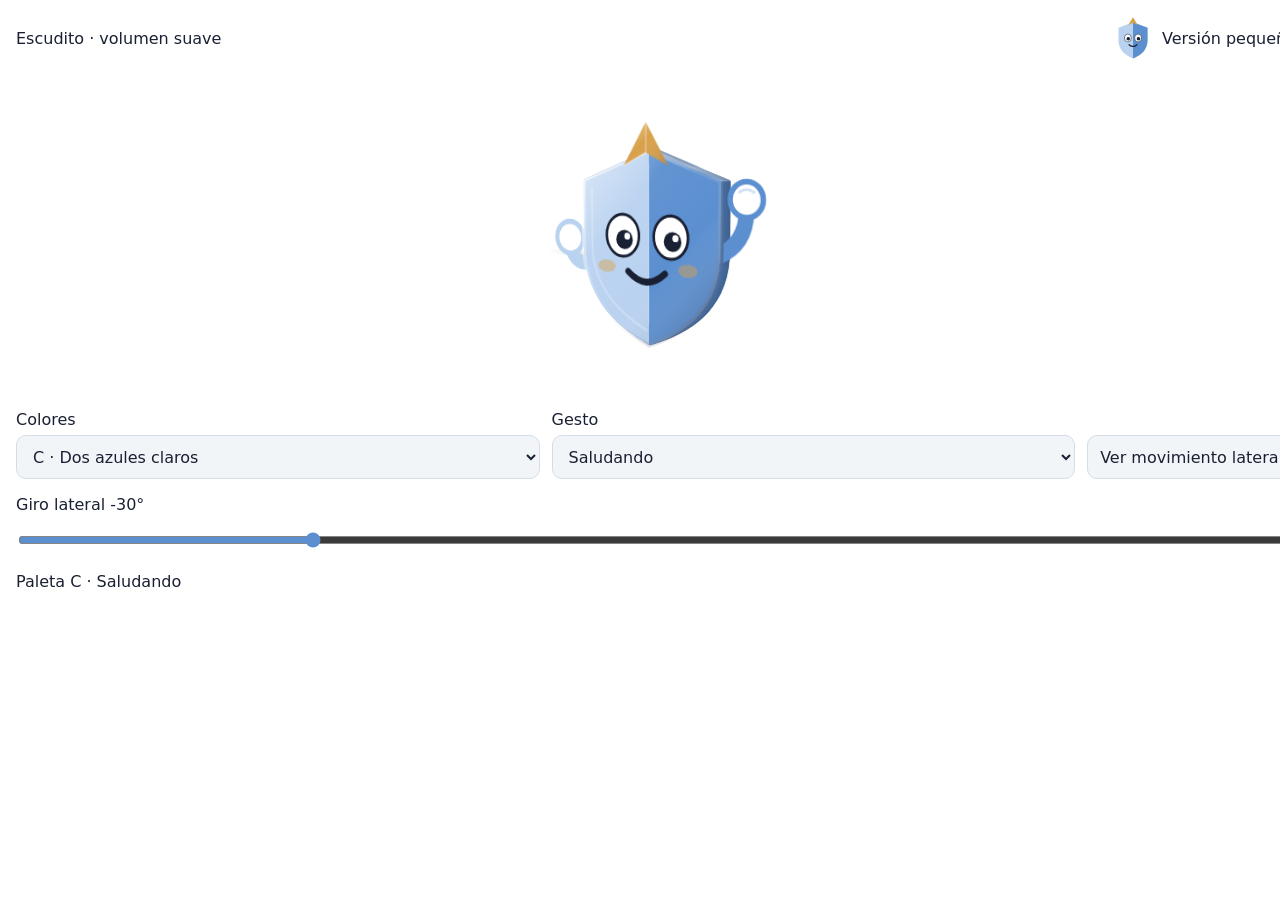
<file: muestras/ligero.html>
<!doctype html>
<html lang="es"><head><meta charset="utf-8"><meta name="viewport" content="width=device-width,initial-scale=1"><title>Escudito Ligero</title><style>html,body{margin:0;width:100%;min-height:100%;background:transparent;font-family:system-ui,sans-serif;color-scheme:light}body{padding:16px}body.embedded{padding:0;height:100dvh;overflow:hidden}body.embedded #escudito-volume>.es-caption,body.embedded #escudito-volume>.es-controls,body.embedded #escudito-volume>.es-angle,body.embedded #escudito-volume>.es-rotation,body.embedded #escudito-volume>.es-status{display:none}body.embedded #escudito-volume>.es-status[role=alert]{display:block;position:absolute;bottom:10px;left:10px;right:10px;font-size:14px}body.embedded #escudito-volume>div:first-of-type:not(.es-stage):not(.es-figure){display:none}body.embedded #escudito-volume .es-stage{height:100dvh!important;width:100%}body.embedded #escudito-volume .es-figure{width:min(86vw,300px);height:min(86vw,300px)}</style></head><body><script>if(new URLSearchParams(location.search).get('embed')==='1')document.body.classList.add('embedded');</script><div id="escudito-volume" aria-label="Propuesta interactiva de Escudito con volumen">
  <style>
    #escudito-volume { --es-left:#A9B4C2; --es-right:#1F5FAA; --es-gold:#D9A04A; --es-ink:#1A2033; --es-paper:#FFFFFF; --es-text:light-dark(#1A2033,#E7EDF6); --es-surface:light-dark(#F2F5F8,#182231); --es-line:light-dark(#D4DDE8,#3D4B60); font-family:system-ui,sans-serif; color:var(--es-text); }
    #escudito-volume .es-stage { height:350px; display:grid; place-items:center; perspective:850px; overflow:hidden; touch-action:pan-y; }
    #escudito-volume .es-figure { position:relative; width:290px; height:290px; transform-style:preserve-3d; transform:rotateX(-5deg) rotateY(-18deg); will-change:transform; }
    #escudito-volume .es-layer { position:absolute; inset:0; width:100%; height:100%; overflow:visible; backface-visibility:hidden; }
    #escudito-volume .es-depth { position:absolute; inset:0; transform-style:preserve-3d; }
    #escudito-volume .es-controls { display:flex; gap:12px; flex-wrap:wrap; align-items:end; }
    #escudito-volume .es-field { display:grid; gap:6px; flex:1 1 180px; min-width:0; }
    #escudito-volume select, #escudito-volume button { font:inherit; color:var(--es-text); background:var(--es-surface); border:1px solid var(--es-line); border-radius:10px; padding:10px 12px; min-height:44px; max-width:100%; }
    #escudito-volume button { cursor:pointer; }
    #escudito-volume input[type=range] { width:100%; accent-color:var(--es-right); min-height:36px; }
    #escudito-volume .es-angle { display:grid; gap:6px; margin-top:16px; }
    #escudito-volume .es-caption { display:flex; align-items:center; justify-content:space-between; gap:12px; flex-wrap:wrap; }
    #escudito-volume .es-small { display:flex; align-items:center; gap:10px; }
    #escudito-volume .es-small svg { width:38px; height:44px; }
    #escudito-volume .es-front { transform:translateZ(14px); }
    #escudito-volume .es-armfront { transform:translateZ(6px); }
    #escudito-volume .es-face { transform:translateZ(19px); }
    #escudito-volume .es-crest { transform:translateZ(20px); }
    #escudito-volume .es-floor { position:absolute; width:190px; height:28px; background:radial-gradient(ellipse,light-dark(#1A203330,#00000070),transparent 70%); transform:translateY(128px) rotateX(72deg) translateZ(-28px); }
    #escudito-volume .es-status { margin-top:12px; min-height:22px; }
    @media(max-width:420px) { #escudito-volume .es-stage { height:310px; } #escudito-volume .es-figure { width:250px; height:250px; } }
    @media(prefers-reduced-motion:reduce) { #escudito-volume .es-figure { will-change:auto; } }
  </style>
  <div class="es-caption"><span>Escudito · volumen suave</span><span class="es-small"><svg viewBox="18 0 84 112" role="img" aria-label="Escudito en tamaño pequeño"><path d="M60 16 L97 30 V62 C97 86 81 100 60 108 C39 100 23 86 23 62 V30 Z" fill="var(--es-left)"/><path d="M60 16 L97 30 V62 C97 86 81 100 60 108 Z" fill="var(--es-right)"/><polygon points="60,3 72,23 60,17 48,23" fill="var(--es-gold)"/><g fill="var(--es-paper)" stroke="var(--es-ink)" stroke-width="1.4"><ellipse cx="47" cy="56" rx="9" ry="10"/><ellipse cx="73" cy="56" rx="9" ry="10"/></g><g fill="var(--es-ink)"><circle cx="48" cy="58" r="4.6"/><circle cx="74" cy="58" r="4.6"/></g><path d="M50 73 Q60 82 70 73" stroke="var(--es-ink)" stroke-width="3.2" fill="none" stroke-linecap="round"/></svg><span>Versión pequeña</span></span></div>
  <div class="es-stage" aria-label="Escudito giratorio; también puedes controlar el giro con el deslizador">
    <div class="es-figure">
      <div class="es-floor"></div>
      <div class="es-depth"></div>
      <svg class="es-layer es-armfront" viewBox="-9 -4 138 120" role="img" aria-label="Manos de Escudito">
        <path d="M26 70 Q15 74 12 63" stroke="var(--es-left)" stroke-width="7.5" fill="none" stroke-linecap="round"/>
        <circle cx="12" cy="59" r="8" fill="var(--es-paper)" stroke="var(--es-left)" stroke-width="2.6"/>
        <g class="es-rightarm" style="transform-origin:94px 64px">
          <path class="es-armpath" d="M94 64 Q108 58 108 43" stroke="var(--es-right)" stroke-width="7.5" fill="none" stroke-linecap="round"/>
          <circle class="es-hand" cx="108" cy="38" r="8" fill="var(--es-paper)" stroke="var(--es-right)" stroke-width="2.6"/>
          <path d="M104 35 Q108 32 112 35" stroke="var(--es-left)" stroke-width="1.2" fill="none" opacity=".65"/>
        </g>
      </svg>
      <svg class="es-layer es-front" viewBox="-9 -4 138 120" role="img" aria-label="Escudo bicolor con borde y relieve">
        <defs>
          <linearGradient id="es-relief" x1="0" y1="0" x2=".85" y2="1"><stop stop-color="#FFFFFF" stop-opacity=".5"/><stop offset=".34" stop-color="#FFFFFF" stop-opacity=".05"/><stop offset=".65" stop-color="#FFFFFF" stop-opacity="0"/><stop offset="1" stop-color="#1A2033" stop-opacity=".28"/></linearGradient>
          <linearGradient id="es-rim" x1="0" y1="0" x2="1" y2="1"><stop stop-color="#FFFFFF" stop-opacity=".75"/><stop offset=".5" stop-color="#FFFFFF" stop-opacity=".08"/><stop offset="1" stop-color="#1A2033" stop-opacity=".4"/></linearGradient>
          <linearGradient id="es-goldlight" x1="0" y1="0" x2="1" y2="1"><stop stop-color="#FFFFFF" stop-opacity=".5"/><stop offset=".45" stop-color="#FFFFFF" stop-opacity="0"/><stop offset="1" stop-color="#1A2033" stop-opacity=".22"/></linearGradient>
        </defs>
        <path d="M60 16 L97 30 V62 C97 86 81 100 60 108 C39 100 23 86 23 62 V30 Z" fill="var(--es-left)"/>
        <path d="M60 16 L97 30 V62 C97 86 81 100 60 108 Z" fill="var(--es-right)"/>
        <path d="M60 16 L97 30 V62 C97 86 81 100 60 108 C39 100 23 86 23 62 V30 Z" fill="url(#es-relief)" stroke="url(#es-rim)" stroke-width="2.2"/>
        <path d="M28 34 V61 Q28 87 59 101" stroke="#FFFFFF" stroke-opacity=".23" stroke-width="1.2" fill="none"/>
        <path d="M60 22 V98" stroke="#FFFFFF" stroke-opacity=".13" stroke-width="1"/>
      </svg>
      <svg class="es-layer es-crest" viewBox="-9 -4 138 120" aria-hidden="true"><polygon points="60,3 72,23 60,17 48,23" fill="var(--es-gold)"/><polygon points="60,3 72,23 60,17 48,23" fill="url(#es-goldlight)"/><path d="M60 3 V17 L48 23" stroke="#FFFFFF" stroke-opacity=".35" fill="none" stroke-width=".8"/></svg>
      <svg class="es-layer es-face" viewBox="-9 -4 138 120" role="img" aria-label="Cara sonriente de Escudito">
        <g class="es-eyes"><g fill="var(--es-paper)" stroke="var(--es-ink)" stroke-width="1.4"><ellipse cx="47" cy="56" rx="9" ry="10"/><ellipse cx="73" cy="56" rx="9" ry="10"/></g>
        <g class="es-pupils"><g fill="var(--es-ink)"><circle cx="48" cy="58" r="4.6"/><circle cx="74" cy="58" r="4.6"/></g><g fill="var(--es-paper)"><circle cx="49.5" cy="56.3" r="1.6"/><circle cx="75.5" cy="56.3" r="1.6"/></g></g></g>
        <g fill="var(--es-gold)" opacity=".45"><ellipse cx="38" cy="71" rx="5" ry="3"/><ellipse cx="82" cy="71" rx="5" ry="3"/></g>
        <path class="es-mouth" d="M50 73 Q60 82 70 73" stroke="var(--es-ink)" stroke-width="3.2" fill="none" stroke-linecap="round"/>
      </svg>
    </div>
  </div>
  <div class="es-controls">
    <label class="es-field">Colores<select class="es-palette"><option value="A">A · Gris y azul GESPRO</option><option value="B">B · Gris y azul claro</option><option value="C">C · Dos azules claros</option></select></label>
    <label class="es-field">Gesto<select class="es-pose"><option value="saludo">Saludando</option><option value="pensando">Pensando</option><option value="respuesta">Respondiendo</option></select></label>
    <button class="es-demo" type="button">Ver movimiento lateral</button>
  </div>
  <label class="es-angle"><span>Giro lateral <output class="es-degrees">−18°</output></span><input class="es-range" type="range" min="-55" max="55" step="1" value="-18" aria-label="Giro lateral de Escudito en grados"/></label>
  <div class="es-status" aria-live="polite">Paleta A · Saludando</div>
  <script>
  (()=>{
    const root=document.getElementById('escudito-volume');
    const q=s=>root.querySelector(s), figure=q('.es-figure'), stage=q('.es-stage');
    const shield='M60 16 L97 30 V62 C97 86 81 100 60 108 C39 100 23 86 23 62 V30 Z';
    q('.es-depth').innerHTML=Array.from({length:22},(_,i)=>`<svg class="es-layer" style="transform:translateZ(${i-8}px)" viewBox="-9 -4 138 120" aria-hidden="true"><path d="${shield}" fill="var(--es-right)"/><path d="${shield}" fill="#1A2033" opacity="${.46-i*.008}"/><path d="M60 16 L97 30" stroke="#FFFFFF" stroke-opacity=".16" stroke-width=".7"/></svg>`).join('');
    const palettes={A:['#A9B4C2','#1F5FAA'],B:['#A9B4C2','#6E9FDB'],C:['#B9D2F0','#5B8FD0']};
    const names={saludo:'Saludando',pensando:'Pensando',respuesta:'Respondiendo'};
    const reduced=matchMedia('(prefers-reduced-motion: reduce)');
    let state={palette:'C',pose:'saludo',angle:-30}, running=false, raf=0, armAnim=null;
    const saved=null;
    if(saved && palettes[saved.palette] && names[saved.pose]) state={palette:saved.palette,pose:saved.pose,angle:Math.max(-28,Math.min(28,Number(saved.angle)||0))};
    function persist(){}
    function turn(a){state.angle=Math.round(a); figure.style.transform=`rotateX(-5deg) rotateY(${a}deg)`;q('.es-range').value=state.angle;q('.es-degrees').value=state.angle+'°';}
    function stop(){running=false;cancelAnimationFrame(raf);q('.es-demo').textContent='Ver movimiento lateral';}
    function render(){
      const colors=palettes[state.palette];root.style.setProperty('--es-left',colors[0]);root.style.setProperty('--es-right',colors[1]);
      q('.es-palette').value=state.palette;q('.es-pose').value=state.pose;
      const thinking=state.pose==='pensando', reply=state.pose==='respuesta';
      q('.es-armpath').setAttribute('d',thinking?'M94 70 Q100 92 80 92':reply?'M94 66 Q106 66 110 58':'M94 64 Q108 58 108 43');
      q('.es-hand').setAttribute('cx',thinking?'76':reply?'112':'108');q('.es-hand').setAttribute('cy',thinking?'92':reply?'54':'38');
      q('.es-rightarm path:last-child').style.opacity=thinking||reply?'0':'.65';
      q('.es-mouth').setAttribute('d',thinking?'M59 74 Q62 70 65 74 Q68 80 62 81 Q57 81 59 74':reply?'M50 72 Q60 86 70 72 Z':'M50 73 Q60 82 70 73');
      q('.es-mouth').setAttribute('fill',thinking||reply?'var(--es-ink)':'none');
      q('.es-pupils').setAttribute('transform',thinking?'translate(3 -4)':'translate(0 0)');
      armAnim?.cancel();armAnim=null;
      if(state.pose==='saludo'&&!reduced.matches)armAnim=q('.es-rightarm').animate([{transform:'rotate(0deg)'},{transform:'rotate(-14deg)'},{transform:'rotate(6deg)'},{transform:'rotate(-10deg)'},{transform:'rotate(0deg)'}],{duration:1700,iterations:1});
      turn(state.angle);q('.es-status').textContent=`Paleta ${state.palette} · ${names[state.pose]}`;
    }
    q('.es-palette').addEventListener('change',e=>{state.palette=e.target.value;render();persist();});
    q('.es-pose').addEventListener('change',e=>{state.pose=e.target.value;render();persist();});
    q('.es-range').addEventListener('input',e=>{stop();turn(Number(e.target.value));});
    q('.es-range').addEventListener('change',persist);
    stage.addEventListener('pointermove',e=>{if(running||reduced.matches||e.pointerType==='touch')return;const b=stage.getBoundingClientRect();turn(Math.max(-28,Math.min(28,((e.clientX-b.left)/b.width-.5)*56)));if(state.pose!=='pensando')q('.es-pupils').setAttribute('transform',`translate(${state.angle/12} 0)`);});
    stage.addEventListener('pointerleave',()=>{if(running)return;turn(0);q('.es-pupils').setAttribute('transform',state.pose==='pensando'?'translate(3 -4)':'translate(0 0)');persist();});
    q('.es-demo').addEventListener('click',()=>{
      if(running){stop();persist();return;}
      if(reduced.matches){turn(state.angle<0?22:-22);persist();return;}
      running=true;q('.es-demo').textContent='Pausar movimiento';const start=performance.now(), from=state.angle;
      function frame(now){const t=Math.min(1,(now-start)/4800);const blend=Math.min(1,t*8);turn(from*(1-blend)+Math.sin(t*Math.PI*2)*25*blend);if(t<1&&running)raf=requestAnimationFrame(frame);else{stop();turn(0);persist();}}
      raf=requestAnimationFrame(frame);
    });
    window.addEventListener('escudito-unused-state',e=>{const s=e.detail?.globals?.widgetState?.modelContent;if(s&&palettes[s.palette]&&names[s.pose]){stop();state={palette:s.palette,pose:s.pose,angle:Math.max(-28,Math.min(28,Number(s.angle)||0))};render();}});
    
const parameters=new URLSearchParams(location.search);
if(palettes[parameters.get('palette')])state.palette=parameters.get('palette');
if(names[parameters.get('pose')])state.pose=parameters.get('pose');
if(parameters.has('angle'))state.angle=Math.max(-55,Math.min(55,Number(parameters.get('angle'))||0));
function externalControl(s){if(!s||s.type!=='escudito-control'||!palettes[s.palette]||!names[s.pose]||!Number.isFinite(s.angle))return;const changed=state.palette!==s.palette||state.pose!==s.pose;state.palette=s.palette;state.pose=s.pose;state.angle=Math.max(-55,Math.min(55,s.angle));stop();if(changed)render();else turn(state.angle);}
window.addEventListener('message',e=>{if(e.source!==parent)return;if(location.protocol!=='file:'&&e.origin!==location.origin)return;externalControl(e.data);});
if(parent!==window)parent.postMessage({type:'escudito-ready'},location.protocol==='file:'?'*':location.origin);

render();
  })();
  </script>
</div>
</body></html>
</file>
<file: assets/propuestas.css>
:root{color-scheme:light;--blue:#1F5FAA;--ink:#1A2033;--muted:#59677B;--line:#DFE6EF;--bg:#F2F5F8;--gold:#D9A04A;font-family:system-ui,-apple-system,"Segoe UI",sans-serif;color:var(--ink);background:var(--bg)}*{box-sizing:border-box}body{margin:0}a{color:var(--blue)}button,input,select,textarea{font:inherit}button,a,select,input,textarea{-webkit-tap-highlight-color:transparent}button{cursor:pointer}button:disabled{cursor:default;opacity:.5}a:focus-visible,button:focus-visible,select:focus-visible,input:focus-visible,textarea:focus-visible{outline:3px solid #337BC9;outline-offset:4px}button{min-height:46px}a{text-underline-offset:4px}.site-header{max-width:1160px;margin:auto;padding:24px 28px;display:flex;align-items:center;justify-content:space-between;gap:24px}.brand{display:flex;align-items:center;gap:12px;text-decoration:none;color:var(--ink);font-weight:700;letter-spacing:.02em}.brand-mark{display:grid;place-items:center;width:42px;height:42px;background:var(--blue);color:white;border-radius:13px;font-size:1.4rem}.brand small{display:block;font-size:.82rem;color:var(--muted);font-weight:400;letter-spacing:0;margin-top:2px}.site-header nav{display:flex;gap:22px;flex-wrap:wrap;font-size:.9rem}.site-header nav a{text-decoration:none}.page{max-width:1104px;margin:auto;padding:22px 28px 50px}.intro{max-width:780px;margin-bottom:32px}.eyebrow{font-size:.76rem;font-weight:700;letter-spacing:.1em;color:var(--blue)}h1{font-size:clamp(1.9rem,4vw,2.8rem);line-height:1.16;letter-spacing:-.04em;margin:12px 0 14px}p{line-height:1.65;color:var(--muted);margin:0}.intro p{font-size:1.05rem}.comparison{display:grid;grid-template-columns:minmax(0,1fr) minmax(0,1fr);gap:22px}.version{padding:24px;background:white;border:1px solid var(--line);border-radius:22px;display:flex;flex-direction:column;min-width:0;box-shadow:0 8px 24px #14243A04}.version-head{min-height:116px}.version-label{color:var(--muted);font-size:.75rem;letter-spacing:.1em;font-weight:700}h2{font-size:1.3rem;margin:8px 0 8px;letter-spacing:-.02em}.version p{font-size:.9rem}.model{border:0;width:100%;height:315px;display:block;background:transparent}.choose{border:1px solid #C9D9EC;background:#F4F8FD;color:var(--blue);border-radius:12px;padding:12px 18px;font-weight:600}.choose:hover{background:#E8F1FC}.choose[aria-pressed=true]{background:var(--blue);border-color:var(--blue);color:white}.controls{display:flex;align-items:end;flex-wrap:wrap;gap:16px;margin:22px 0 32px}.controls label{display:grid;gap:8px;flex:1 1 220px;font-size:.9rem;font-weight:600;min-width:0}select{appearance:none;background:white url("data:image/svg+xml,%3Csvg xmlns='http://www.w3.org/2000/svg' width='16' height='16' fill='none' stroke='%2359677B' stroke-width='1.5'%3E%3Cpath d='m4 6 4 4 4-4'/%3E%3C/svg%3E") no-repeat right 12px center;border:1px solid #CAD5E2;border-radius:10px;padding:12px 36px 12px 14px;color:var(--ink);width:100%;min-height:46px}.secondary,.primary{padding:12px 18px;border-radius:10px;font-weight:600}.secondary{border:1px solid #CAD5E2;background:white;color:var(--ink)}.primary{border:1px solid var(--blue);background:var(--blue);color:white}.controls .rotation{flex-basis:100%;display:block;font-weight:400}.rotation output{font-variant-numeric:tabular-nums;float:right}.rotation input{display:block;width:100%;min-height:38px;accent-color:var(--blue);margin:8px 0 0}.vote{background:#E6EEF8;border-radius:20px;padding:26px;display:grid;grid-template-columns:1fr 1fr;gap:30px;align-items:start}.vote h2{margin:8px 0 12px}.vote p{font-size:.92rem}.vote-result{display:grid;gap:10px}.vote-result label{font-size:.88rem;font-weight:600}textarea{resize:vertical;width:100%;min-height:96px;border:1px solid #BDCEE1;border-radius:10px;padding:12px;color:var(--ink);background:white;line-height:1.5}.feedback{min-height:24px;color:var(--blue)}.context-link{margin-top:24px;padding:24px 0;border-top:1px solid var(--line);border-bottom:1px solid var(--line);display:flex;gap:16px;align-items:center;justify-content:space-between;text-decoration:none}.context-link strong{display:block;font-weight:600;color:var(--ink);margin-bottom:6px}.context-link span span{display:block;font-size:.9rem;color:var(--muted)}.link-label{white-space:nowrap;font-weight:600}footer{max-width:1104px;margin:auto;padding:0 28px 30px;font-size:.82rem;color:var(--muted)}@media(max-width:720px){.site-header{align-items:start;padding:20px}.site-header nav{font-size:.82rem;gap:10px;flex-direction:column;align-items:end}.page{padding:20px}.comparison{grid-template-columns:1fr}.version-head{min-height:0}.model{height:290px}.vote{grid-template-columns:1fr;padding:22px;gap:20px}.context-link{align-items:start;flex-direction:column}.controls .secondary{width:100%}footer{padding-left:20px;padding-right:20px}}@media(prefers-reduced-motion:reduce){*{scroll-behavior:auto!important}}
</file>
<file: assets/centro-demo.css>
.demo-banner{padding:10px 28px;display:flex;justify-content:space-between;gap:16px;background:#E6EEF8;color:#34516F;font-size:.82rem}.demo-banner a{font-weight:600}.help-header{padding:20px 32px;background:white;border-bottom:1px solid var(--line);display:flex;gap:32px;align-items:center;justify-content:space-between}.help-header nav{display:flex;gap:22px;font-size:.9rem}.help-header nav a{text-decoration:none;color:var(--muted)}.team-badge{font-size:.8rem;color:var(--blue);background:#E6F0F8;border-radius:30px;padding:8px 12px;white-space:nowrap}.help-layout{max-width:1300px;margin:auto;padding:36px 32px;display:grid;grid-template-columns:minmax(0,1fr) 340px;grid-template-areas:"content assistant";gap:30px;align-items:start}.help-content{grid-area:content;min-width:0}.help-hero{padding:8px 0 24px}.help-hero h1{font-size:clamp(1.8rem,3.1vw,2.65rem);max-width:640px}.search{display:flex;gap:8px;padding:6px;background:white;border:1px solid #C6D6E9;border-radius:14px;margin-top:24px}.search input{flex:1;min-width:0;border:0;background:transparent;padding:10px;font-size:1rem;color:var(--ink)}.search-status{min-height:24px;margin-top:8px;font-size:.88rem}.help-section{margin-top:26px;scroll-margin-top:20px}.section-head{display:flex;gap:12px;justify-content:space-between;align-items:center;margin-bottom:14px}.section-head h2{margin:0}.section-head>span{font-size:.78rem;color:var(--muted)}.topic-grid{display:grid;grid-template-columns:repeat(3,minmax(0,1fr));gap:12px}.topic{padding:20px 16px;background:white;border:1px solid var(--line);border-radius:15px;text-decoration:none;color:var(--ink)}.topic:hover,.manual:hover{border-color:#8DAED4}.topic-symbol{display:grid;place-items:center;width:36px;height:36px;border-radius:10px;background:#E6F0F8;color:var(--blue);font-size:.85rem}.topic h3{font-size:1rem;line-height:1.4;margin:16px 0 8px}.topic p{font-size:.85rem}.manual{background:white;border:1px solid var(--line);border-radius:14px;padding:18px;display:flex;align-items:center;gap:14px;text-decoration:none;color:var(--ink)}.manual strong{display:block;font-size:.95rem;font-weight:600}.manual span span{display:block;color:var(--muted);font-size:.82rem;margin-top:6px}.doc-mark{font-size:2rem;line-height:1;color:var(--blue)}.read-label{margin-left:auto;font-size:.82rem;white-space:nowrap;color:var(--blue)}details{background:white;border:1px solid var(--line);border-radius:12px;padding:16px;margin-top:10px}summary{cursor:pointer;font-size:.92rem}details p{font-size:.9rem;margin-top:12px}.guide{padding:22px;border-left:3px solid #D9A04A;background:white;border-radius:0 12px 12px 0}.guide ol{color:var(--muted);line-height:1.8;font-size:.9rem;padding-left:20px}.assistant-panel{grid-area:assistant;position:sticky;top:20px;background:white;border:1px solid #D1DDEB;border-radius:20px;box-shadow:0 12px 40px #16365912;overflow:hidden}.assistant-heading{display:flex;align-items:center;gap:10px;padding:18px;border-bottom:1px solid #EDF1F6}.assistant-dot{width:10px;height:10px;border-radius:50%;background:var(--blue)}.assistant-heading h2{font-size:1rem;margin:0 0 3px}.assistant-heading div>span{font-size:.78rem;color:var(--muted)}.close-chat{margin-left:auto;border:0;background:transparent;color:var(--muted);font-size:1.5rem;min-width:44px}.assistant-model{display:block;width:100%;height:180px;border:0;background:linear-gradient(#F6F9FE,white)}.chat-body{padding:0 18px 16px;display:grid;gap:14px}.assistant-message{background:#F0F4F9;padding:14px;border-radius:4px 14px 14px 14px;font-size:.9rem;line-height:1.6}.example-question{border:1px solid #BAD0EB;color:var(--blue);background:white;border-radius:12px;padding:12px;text-align:left;min-height:44px}.user-message{background:#E6F0F8;border-radius:14px 4px 14px 14px;padding:12px;font-size:.9rem;margin:0 0 14px 28px}.source-link{display:block;font-size:.8rem;margin-top:10px}.chat-note{font-size:.76rem;line-height:1.5}.demo-settings{display:flex;gap:10px;padding:14px 18px;background:#F7F9FC;border-top:1px solid var(--line)}.demo-settings label{display:grid;gap:6px;font-size:.78rem;flex:1;min-width:0}.demo-settings select{font-size:.85rem;padding-left:10px}.open-chat{position:fixed;right:24px;bottom:24px;border:0;background:var(--blue);color:white;border-radius:30px;padding:14px 22px;box-shadow:0 8px 25px #16365925;min-height:52px}.help-footer{max-width:1300px}.sr-only{position:absolute;width:1px;height:1px;padding:0;margin:-1px;overflow:hidden;clip:rect(0,0,0,0);white-space:nowrap;border:0}[hidden]{display:none!important}.help-layout.chat-closed{grid-template-columns:minmax(0,1fr);grid-template-areas:"content"}@media(max-width:1050px){.topic-grid{grid-template-columns:1fr}.topic{display:grid;grid-template-columns:38px 1fr;gap:4px 12px}.topic h3{margin:0}.topic p{grid-column:2}.help-header nav{display:none}.help-layout{padding:24px 20px;gap:22px;grid-template-columns:minmax(0,1fr) 320px}.team-badge{display:none}}@media(max-width:760px){.demo-banner{padding:10px 20px;flex-wrap:wrap}.help-header{padding:18px 20px}.help-layout{grid-template-columns:1fr;grid-template-areas:"assistant" "content"}.assistant-panel{position:relative;top:auto;max-width:440px;width:100%;justify-self:center}.topic-grid{grid-template-columns:1fr}.help-hero h1{max-width:500px}.section-head{align-items:start;flex-direction:column;gap:6px}.read-label{display:none}.search .primary{padding-left:12px;padding-right:12px}.help-footer{padding:10px 20px 30px}}
</file>
<file: assets/contenido-real.css>
.content-summary{display:flex;gap:8px 16px;flex-wrap:wrap;margin-top:20px;color:#3B5879;font-size:.85rem}.content-summary span{padding:7px 10px;background:#E6EEF8;border-radius:8px}.featured{padding:20px;background:white;border:1px solid var(--line);border-radius:16px;margin-top:0}.featured .section-head{align-items:start}.featured h2{margin-top:6px;font-size:1.15rem}.featured video{display:block;width:100%;aspect-ratio:16/9;background:#15243B;border-radius:10px;max-height:400px}.featured>p{font-size:.9rem;margin-top:12px}.featured-actions{display:flex;gap:12px 20px;flex-wrap:wrap;margin-top:12px;font-size:.87rem}.featured .resource-note{font-size:.8rem}.library-controls{display:flex;flex-wrap:wrap;gap:14px;margin-bottom:16px}.library-controls label{display:grid;gap:7px;flex:1 1 200px;font-size:.88rem;min-width:0}.video-catalog{display:grid;grid-template-columns:repeat(2,minmax(0,1fr));gap:12px}.resource-card{display:flex;flex-direction:column;align-items:start;gap:10px;padding:18px;background:white;border:1px solid var(--line);border-radius:14px;min-width:0}.resource-kind{font-size:.7rem;font-weight:600;letter-spacing:.06em;color:#486485}.resource-card h3{font-size:1rem;line-height:1.45;margin:0;overflow-wrap:anywhere}.resource-card p{font-size:.83rem;line-height:1.5}.resource-open{font-size:.86rem;margin-top:auto;padding-top:4px}.manual-list{display:grid;gap:10px}.training-links{display:grid;grid-template-columns:1fr 1fr;gap:12px}.training-links a{display:grid;gap:8px;padding:18px;background:white;border:1px solid var(--line);border-radius:14px;text-decoration:none}.training-links strong{font-size:.95rem}.training-links span{font-size:.85rem;line-height:1.5;color:var(--muted)}.source-note{padding:20px 0;border-top:1px solid var(--line)}.source-note h2{font-size:1rem}.source-note p{font-size:.85rem}.assistant-model{height:150px}.quick-questions{display:grid;gap:8px}.example-question{font-size:.88rem;line-height:1.45}.ask-form{display:grid;gap:6px}.ask-form label{font-size:.82rem;font-weight:600}.ask-form>div{display:flex;gap:6px}.ask-form input{width:100%;min-width:0;border:1px solid #BDCEE1;border-radius:10px;padding:10px;color:var(--ink);background:white;font-size:1rem}.ask-form .primary{padding:10px;font-size:.84rem}#conversation{display:grid;gap:12px}.user-message{margin-bottom:0}.assistant-message strong{display:block}.assistant-message ol{padding-left:19px;margin:10px 0}.assistant-message p{color:var(--ink);font-size:.87rem;line-height:1.6}.source-label{display:block;margin-top:12px;color:#3F597B;font-size:.75rem;font-weight:600}.text-action{border:0;background:transparent;color:var(--blue);padding:6px 0;text-align:left;text-decoration:underline;font-size:.84rem;min-height:44px}.assistant-panel{width:100%;min-width:0}.chat-note{font-size:.78rem}.assistant-panel .source-link{overflow-wrap:anywhere}dialog{border:1px solid #CFDAE8;border-radius:18px;padding:24px;max-width:560px;width:calc(100% - 32px);max-height:calc(100dvh - 32px);color:var(--ink);background:white;box-shadow:0 20px 80px #102C4A33;overflow:auto}dialog::backdrop{background:#14243888}.ticket-head{display:flex;align-items:start;gap:14px}.ticket-head h2{margin-bottom:0}.ticket-head>button{margin-left:auto;border:0;background:transparent;color:#59677B;font-size:1.5rem;min-width:44px;min-height:44px}.ticket-note{margin:12px 0 18px;font-size:.88rem}#ticket-form{display:grid;gap:14px}#ticket-form>label{display:grid;gap:7px;font-size:.88rem;font-weight:600}#ticket-form input{width:100%;border:1px solid #CAD5E2;border-radius:10px;padding:11px;font-size:1rem}#ticket-form textarea{font-size:1rem;font-weight:400}.ticket-context{padding:12px;background:#F2F5F8;border-radius:10px;font-size:.82rem}.ticket-context p{font-size:.82rem;margin-top:6px}#ticket-receipt{display:grid;gap:14px;margin-top:20px}#ticket-receipt h3{margin:0}.receipt-label{color:#1F5FAA;font-weight:600}.help-layout{grid-template-columns:minmax(0,1fr) 360px}.demo-settings{padding-top:10px;padding-bottom:10px}.help-content>.help-section{scroll-margin-top:16px}@media(max-width:1050px){.help-layout{grid-template-columns:minmax(0,1fr) 330px}.video-catalog,.training-links{grid-template-columns:1fr}}@media(max-width:760px){.help-layout{grid-template-columns:1fr}.assistant-model{height:140px}.video-catalog{grid-template-columns:repeat(2,minmax(0,1fr))}.content-summary{gap:8px}.featured{padding:16px}.demo-banner{font-size:.76rem}.resource-card{padding:14px}.resource-card h3{font-size:.92rem}.resource-kind{font-size:.68rem}.section-head>a{font-size:.85rem}}@media(max-width:440px){.video-catalog{grid-template-columns:1fr}}
</file>
<file: assets/temas.css>
.topic-card-grid{display:grid;grid-template-columns:repeat(2,minmax(0,1fr));gap:14px}.topic-card{display:flex;flex-direction:column;align-items:start;gap:10px;padding:22px;background:white;border:1px solid var(--line);border-radius:16px;color:var(--ink);text-decoration:none;min-width:0}.topic-card:hover{border-color:#7E9FC8;background:#FAFCFF}.topic-card:focus-visible{outline:3px solid #337BC9;outline-offset:3px}.topic-mark{display:grid;place-items:center;width:50px;height:42px;background:#E6F0F8;color:#1F5FAA;border-radius:11px;font-weight:600;font-size:.88rem}.topic-card h3{font-size:1.1rem;line-height:1.4;margin:2px 0 0}.topic-card p{font-size:.87rem;line-height:1.55}.topic-count{font-size:.82rem;color:#486485}.topic-enter{font-size:.88rem;font-weight:600;color:#1F5FAA;margin-top:auto;padding-top:6px}.topic-card-grid:empty{display:none}.topic-page{max-width:1060px;margin:auto;padding:28px 28px 48px}.topic-breadcrumb{display:flex;gap:12px;align-items:center;flex-wrap:wrap;font-size:.88rem;color:#59677B;margin-bottom:28px}.topic-intro{max-width:760px}.topic-intro h1{margin-bottom:12px}.topic-total{font-size:.9rem;margin-top:14px;color:#3B5879}.topic-assistant-link{display:flex;align-items:center;gap:14px;padding:18px 20px;margin:24px 0;color:var(--ink);background:#E6EEF8;border:1px solid #D4E0EF;border-radius:14px;text-decoration:none}.topic-assistant-link strong{display:block;font-size:1rem}.topic-assistant-link>span>span{display:block;margin-top:5px;color:#486485;font-size:.9rem}.escudito-icon{display:block;flex:none;width:42px;height:52px}.escudito-icon svg{display:block;width:100%;height:100%}.escudito-shortcut{display:flex;align-items:center;gap:10px;font-size:.9rem;text-decoration:none}.escudito-shortcut .escudito-icon{width:30px;height:38px}.topic-page .search{margin-top:0}.topic-page .video-catalog{margin-top:18px}.topic-page .resource-card h2{font-size:1.06rem;margin:0;line-height:1.4;overflow-wrap:anywhere}.assistant-topic-context{font-size:.84rem;color:#486485;background:#F0F4F9;border-radius:8px;padding:10px}.library-controls{max-width:420px}@media(max-width:760px){.topic-page{padding:22px 20px 36px}.topic-card-grid{gap:12px}.topic-card{padding:18px}.topic-card h3{font-size:1rem}.topic-card p{font-size:.83rem}.topic-assistant-link{padding:16px}.escudito-shortcut span:last-child{max-width:140px;line-height:1.4}}@media(max-width:440px){.topic-card-grid{grid-template-columns:1fr}.topic-breadcrumb{margin-bottom:20px}.topic-page .video-catalog{grid-template-columns:1fr}.topic-intro h1{font-size:1.9rem}}
</file>
<file: assets/reproductor.css>
.inline-player-section{background:white;border:1px solid var(--line);border-radius:18px;padding:20px;margin:24px 0;scroll-margin-top:18px}.player-heading{display:flex;justify-content:space-between;align-items:center;gap:20px;flex-wrap:wrap;margin-bottom:16px}.player-heading>div{flex:1 1 320px}.player-heading h2{margin:8px 0;font-size:1.3rem;line-height:1.4}.player-heading p{font-size:.9rem}.player-heading h2:focus{outline:none}.player-help{display:flex;align-items:center;gap:10px;color:#1F5FAA;font-size:.9rem;text-decoration:none;padding:10px 12px;background:#E6F0F8;border-radius:12px;min-height:52px}.player-help .escudito-icon{width:30px;height:38px}.player-help>span:last-child{max-width:150px;line-height:1.4}.video-stage{background:#15243B;aspect-ratio:16/9;width:100%;border-radius:12px;overflow:hidden}.video-stage video,.video-stage iframe{display:block;border:0;width:100%;height:100%;background:#15243B;object-fit:contain}.player-note{font-size:.85rem;line-height:1.5;margin-top:12px}.player-error{color:#983B22;font-size:.9rem;margin-top:12px;min-height:0}.player-error:empty{display:none}.inline-play{border:1px solid #C4D5EB;border-radius:10px;background:#EFF5FD;color:#1F5FAA;font-size:.9rem;font-weight:600;padding:10px 14px;min-height:44px;margin-top:auto}.inline-play[aria-pressed=true]{background:#1F5FAA;color:white}.video-duration{font-size:.82rem;color:#59677B}.player-list-heading{margin-top:24px}.featured-actions .featured-ask{display:flex;align-items:center;gap:8px}.featured-ask .escudito-icon{width:26px;height:34px}.featured-actions{align-items:center}.assistant-video-context{font-size:.85rem;color:#486485;background:#F0F4F9;border-radius:8px;padding:10px;line-height:1.5}@media(max-width:760px){.inline-player-section{padding:14px}.player-heading{gap:12px}.player-heading>div{flex-basis:100%}.player-help{width:100%}.player-help>span:last-child{max-width:none}.player-heading h2{font-size:1.15rem}.video-stage{border-radius:8px}.topic-page .video-catalog{margin-top:14px}}
</file>
